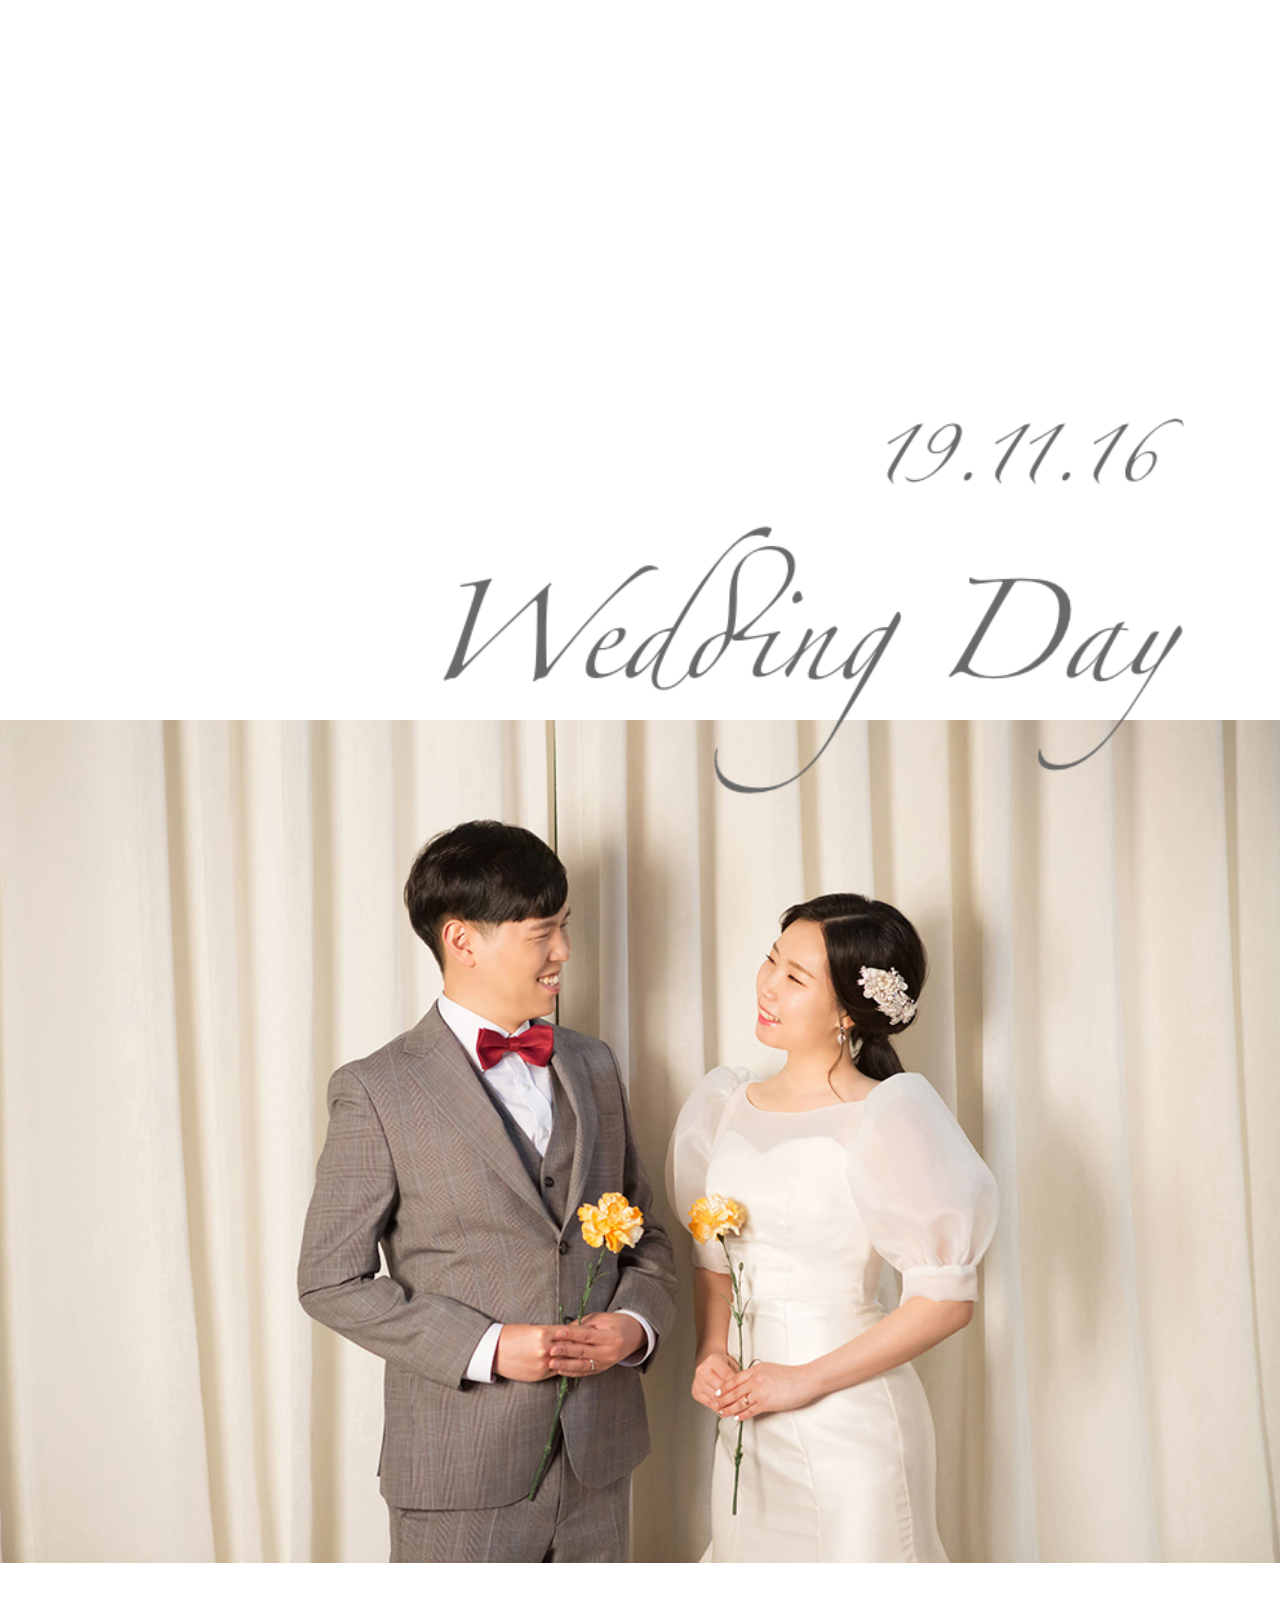
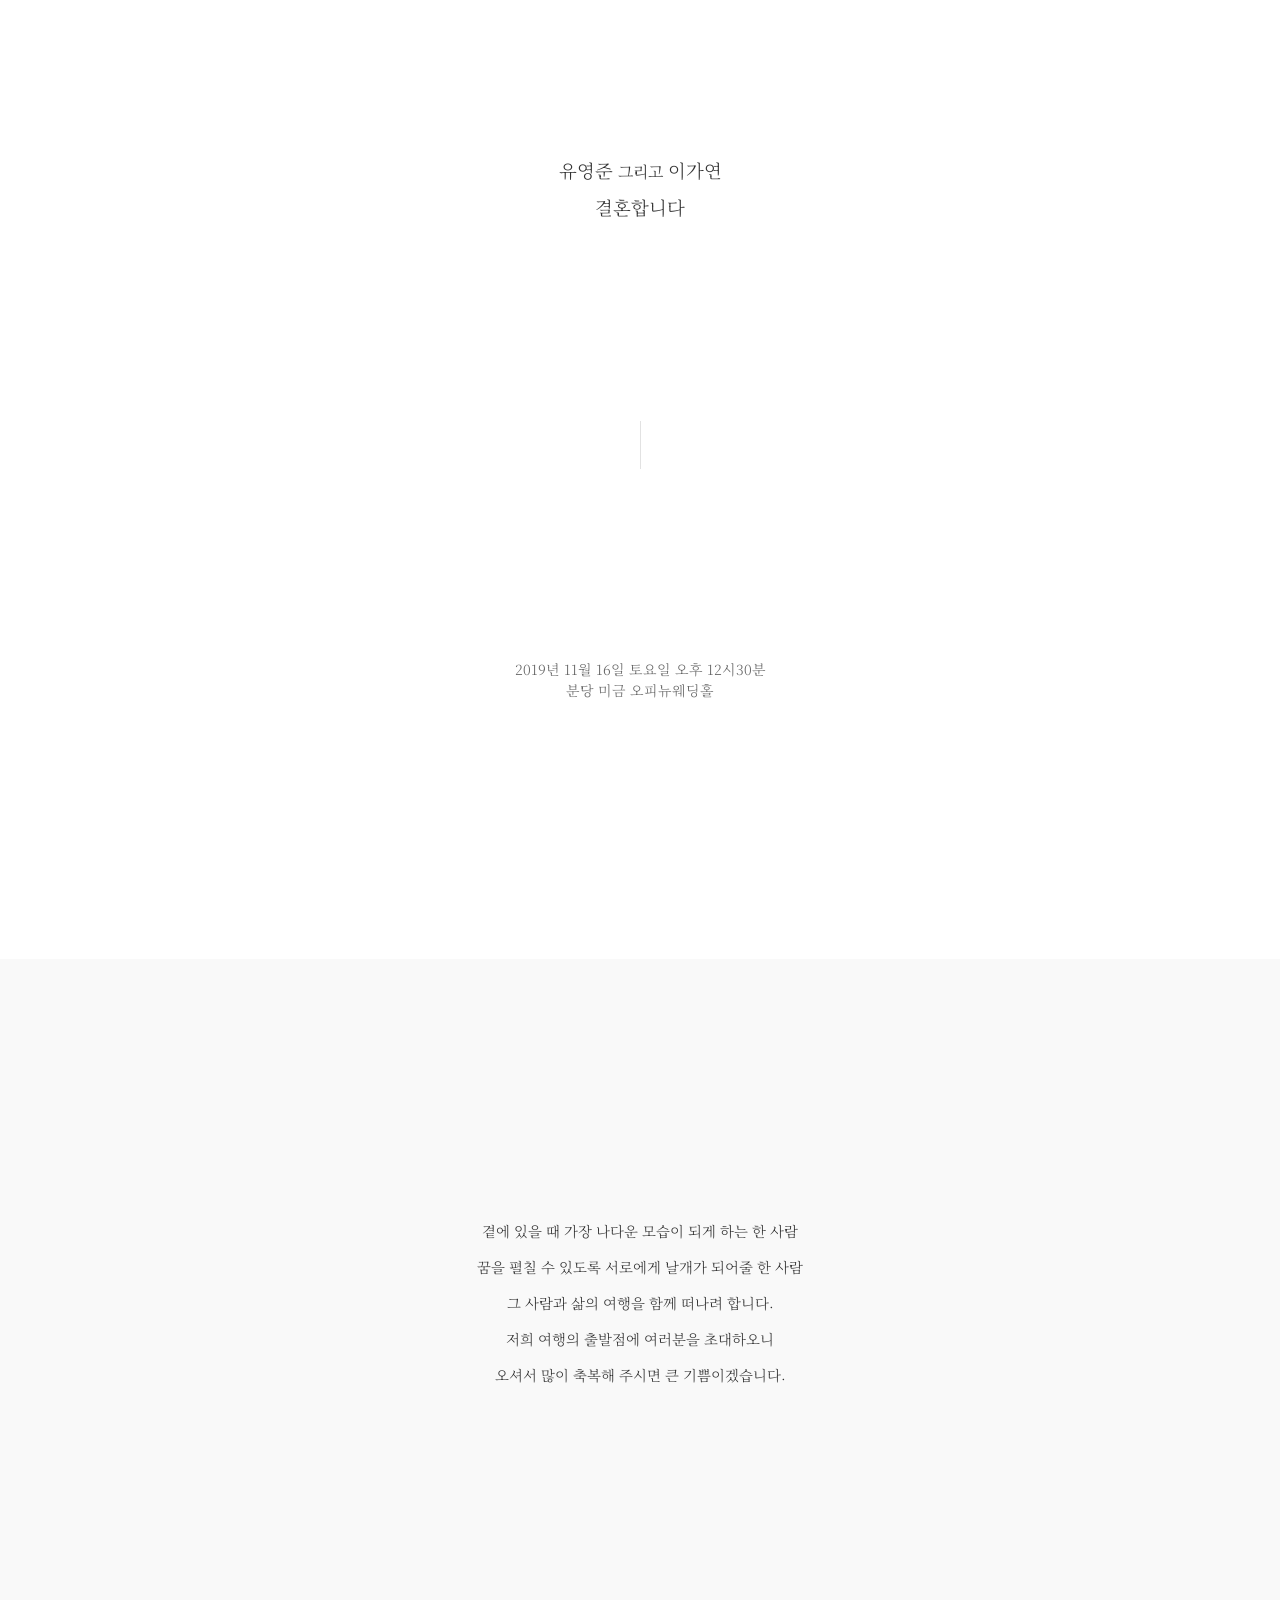
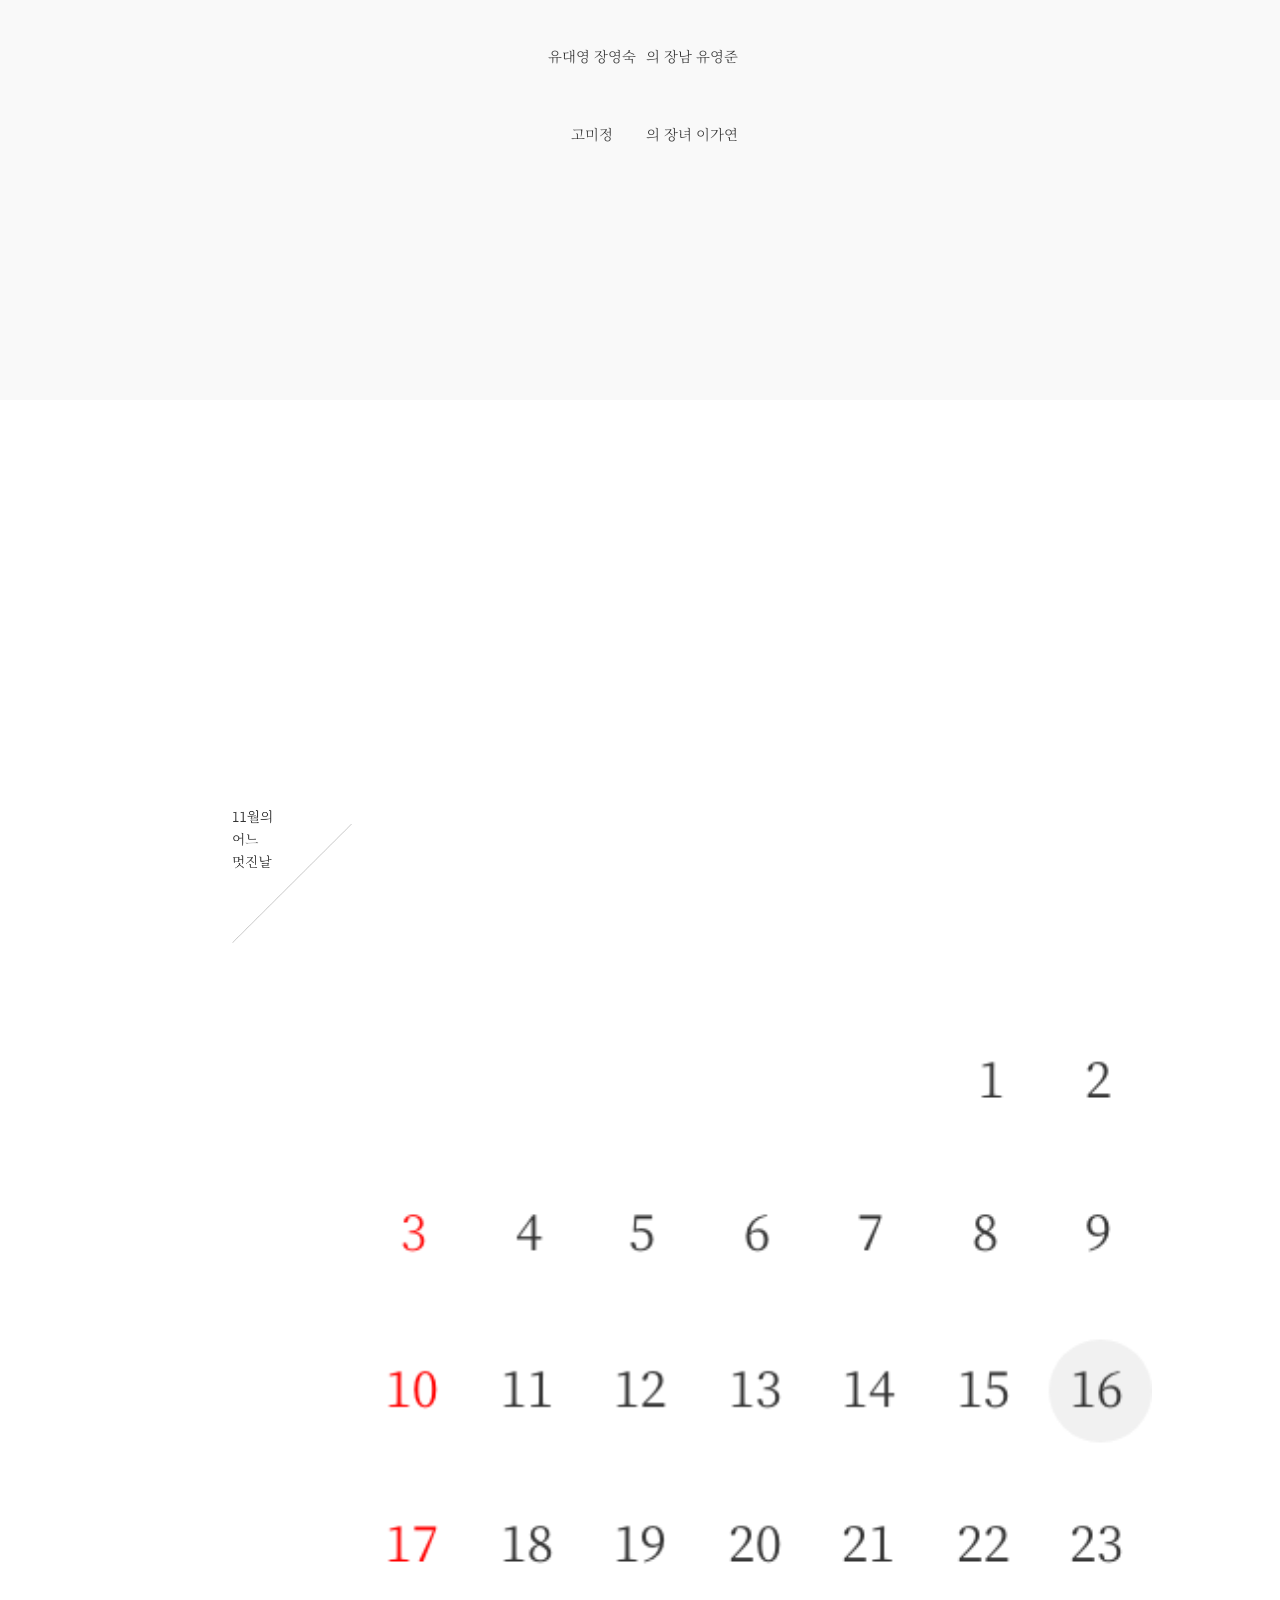
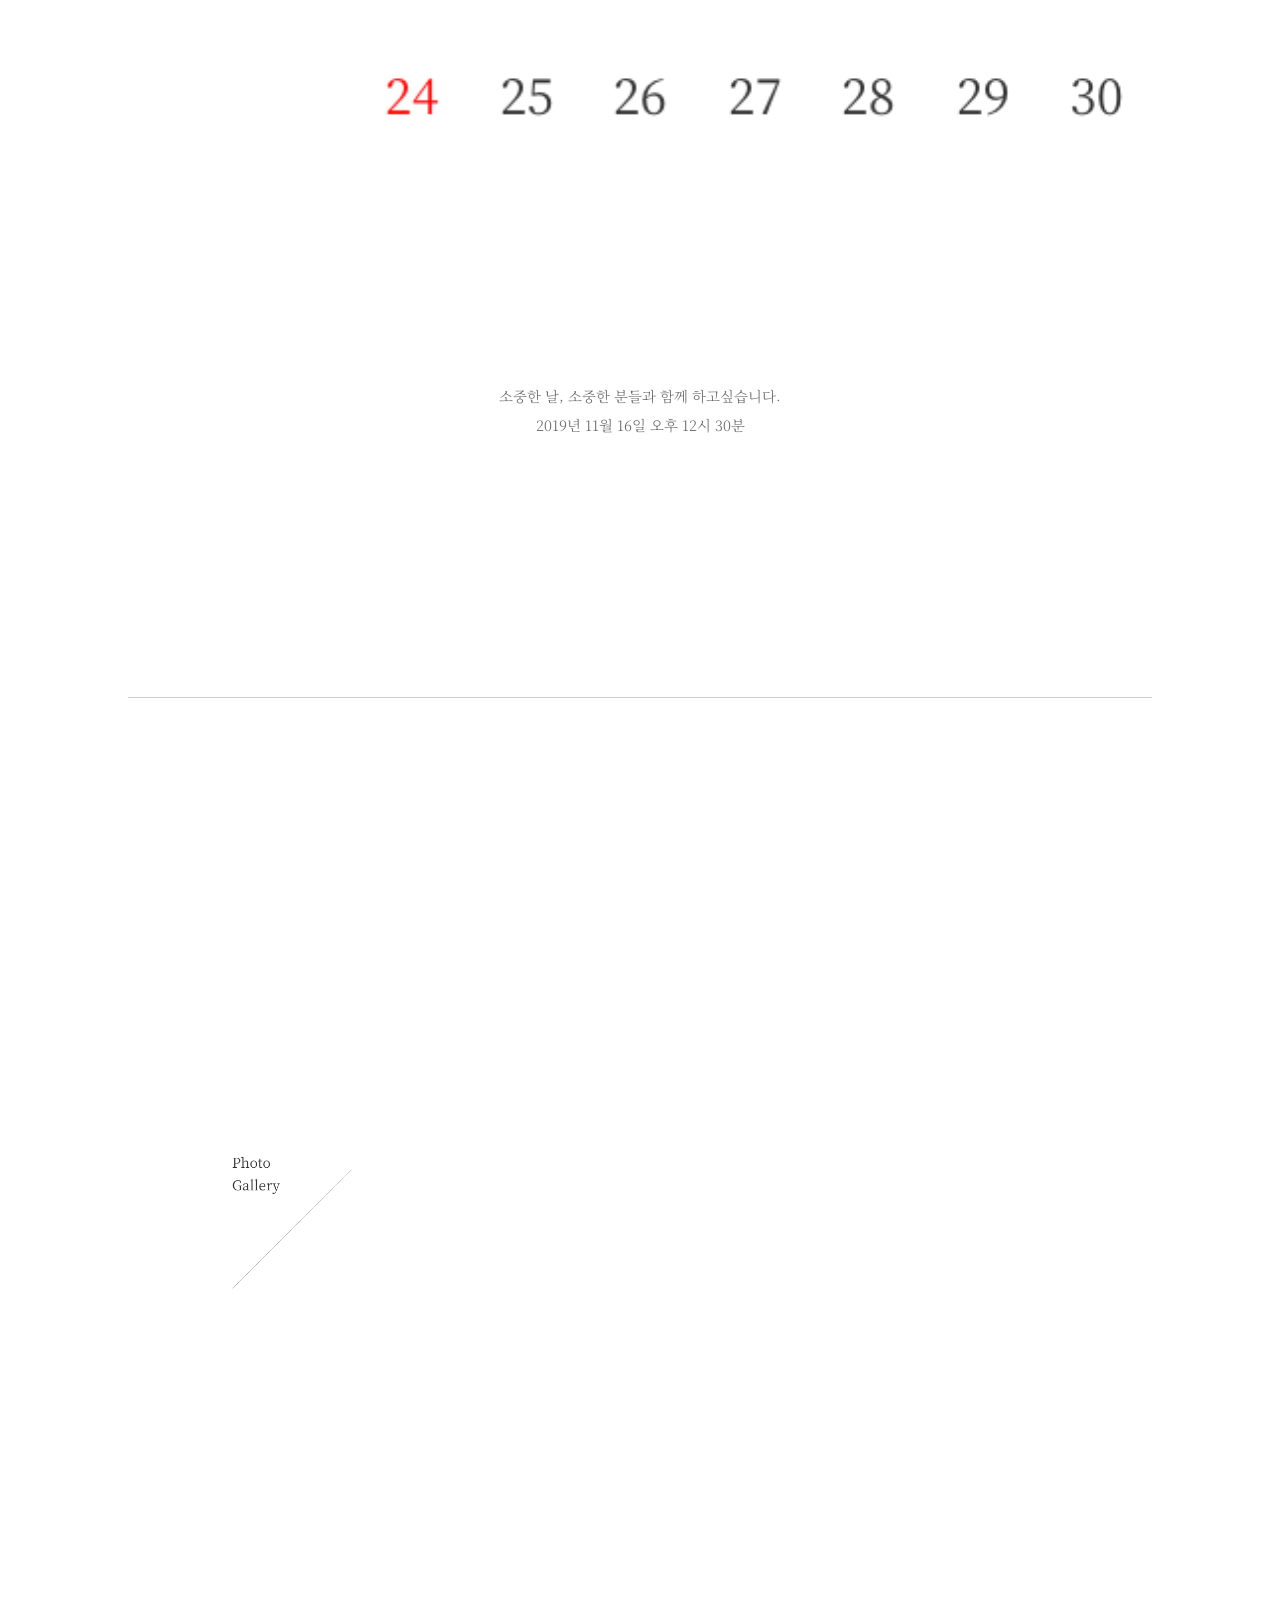
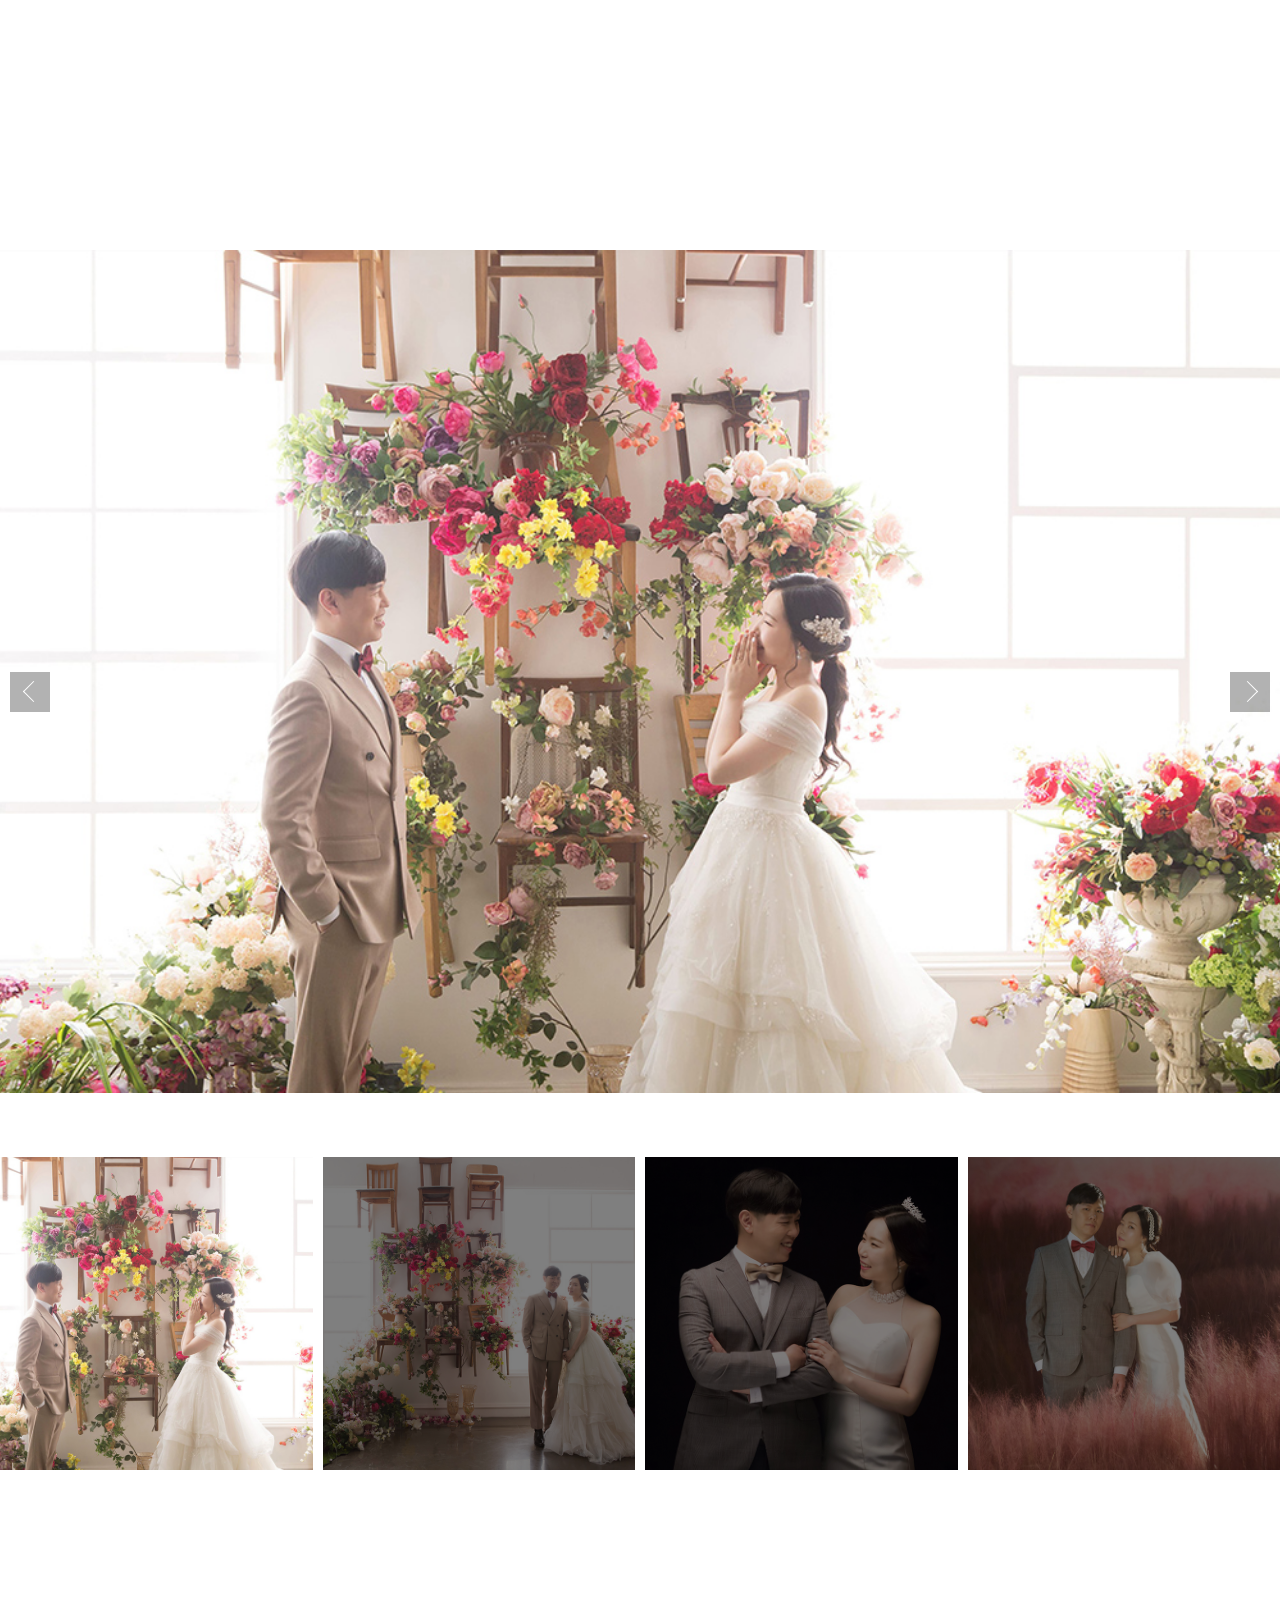
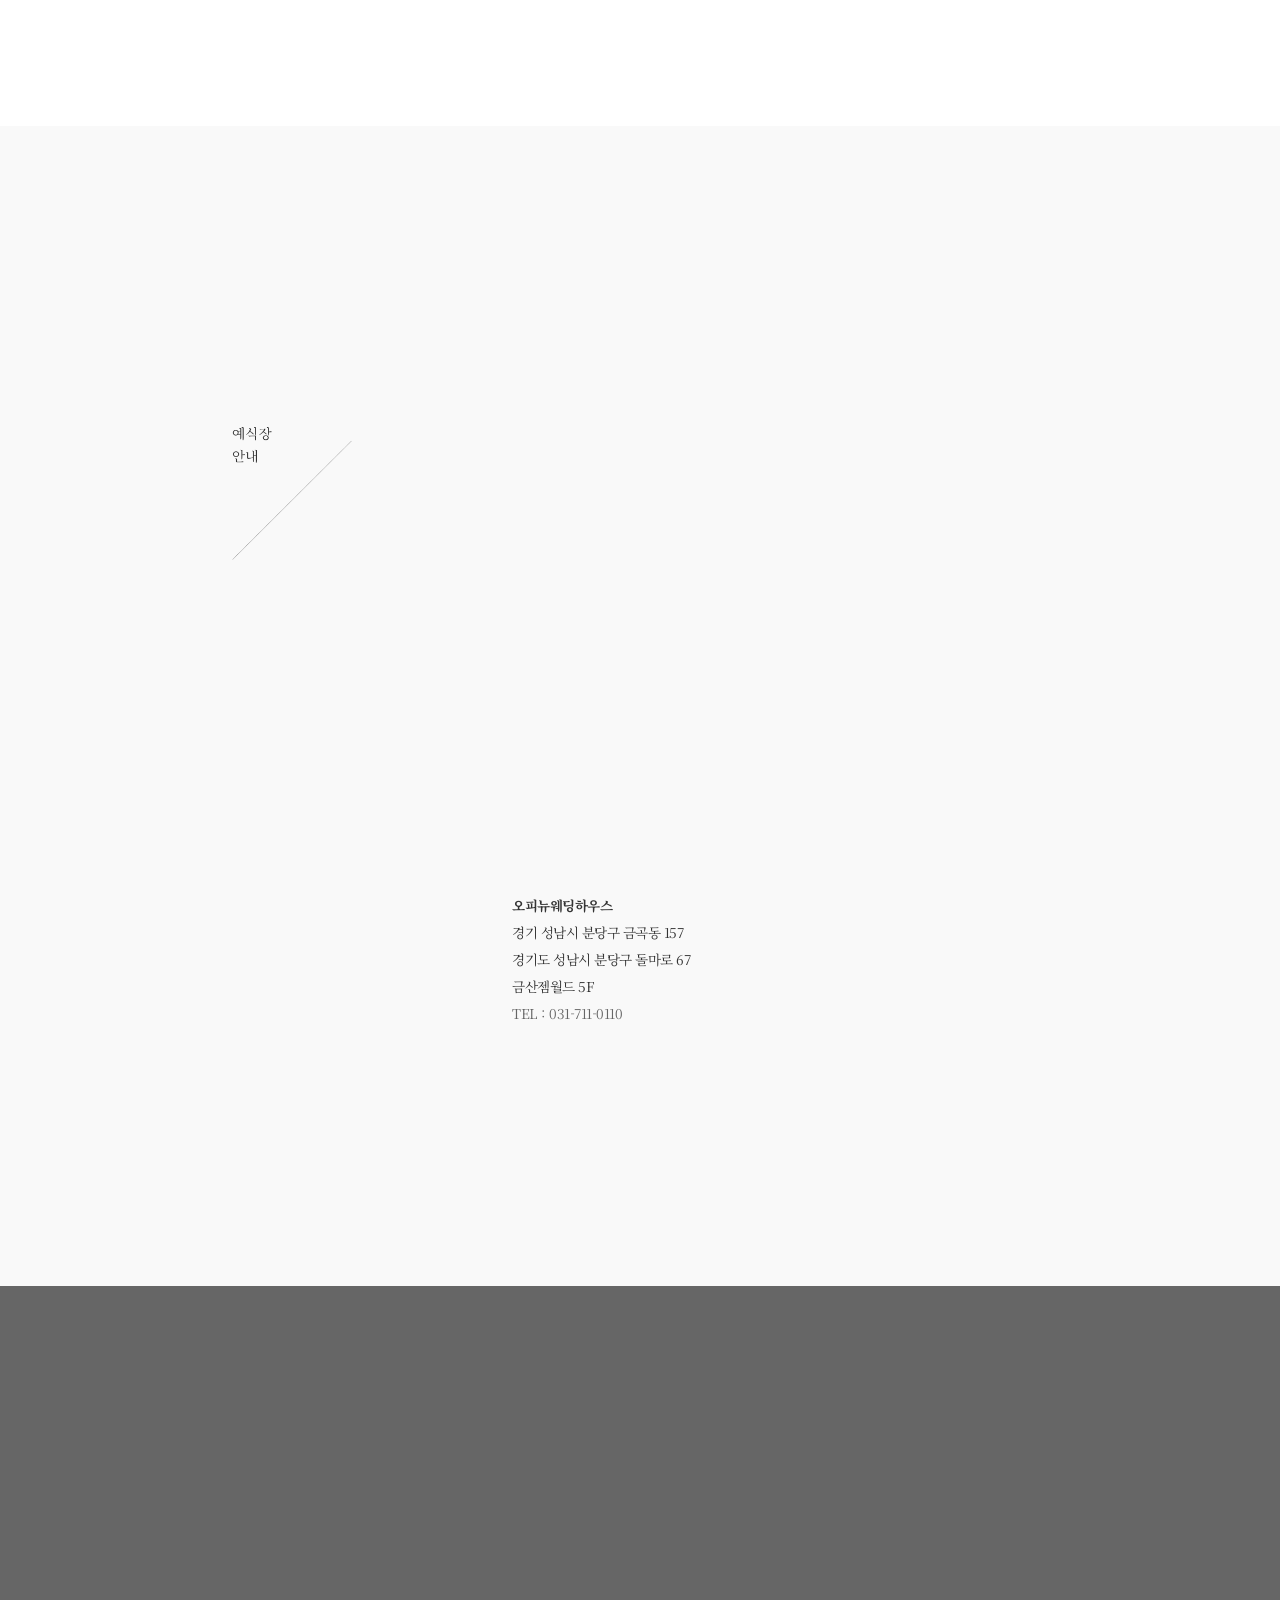
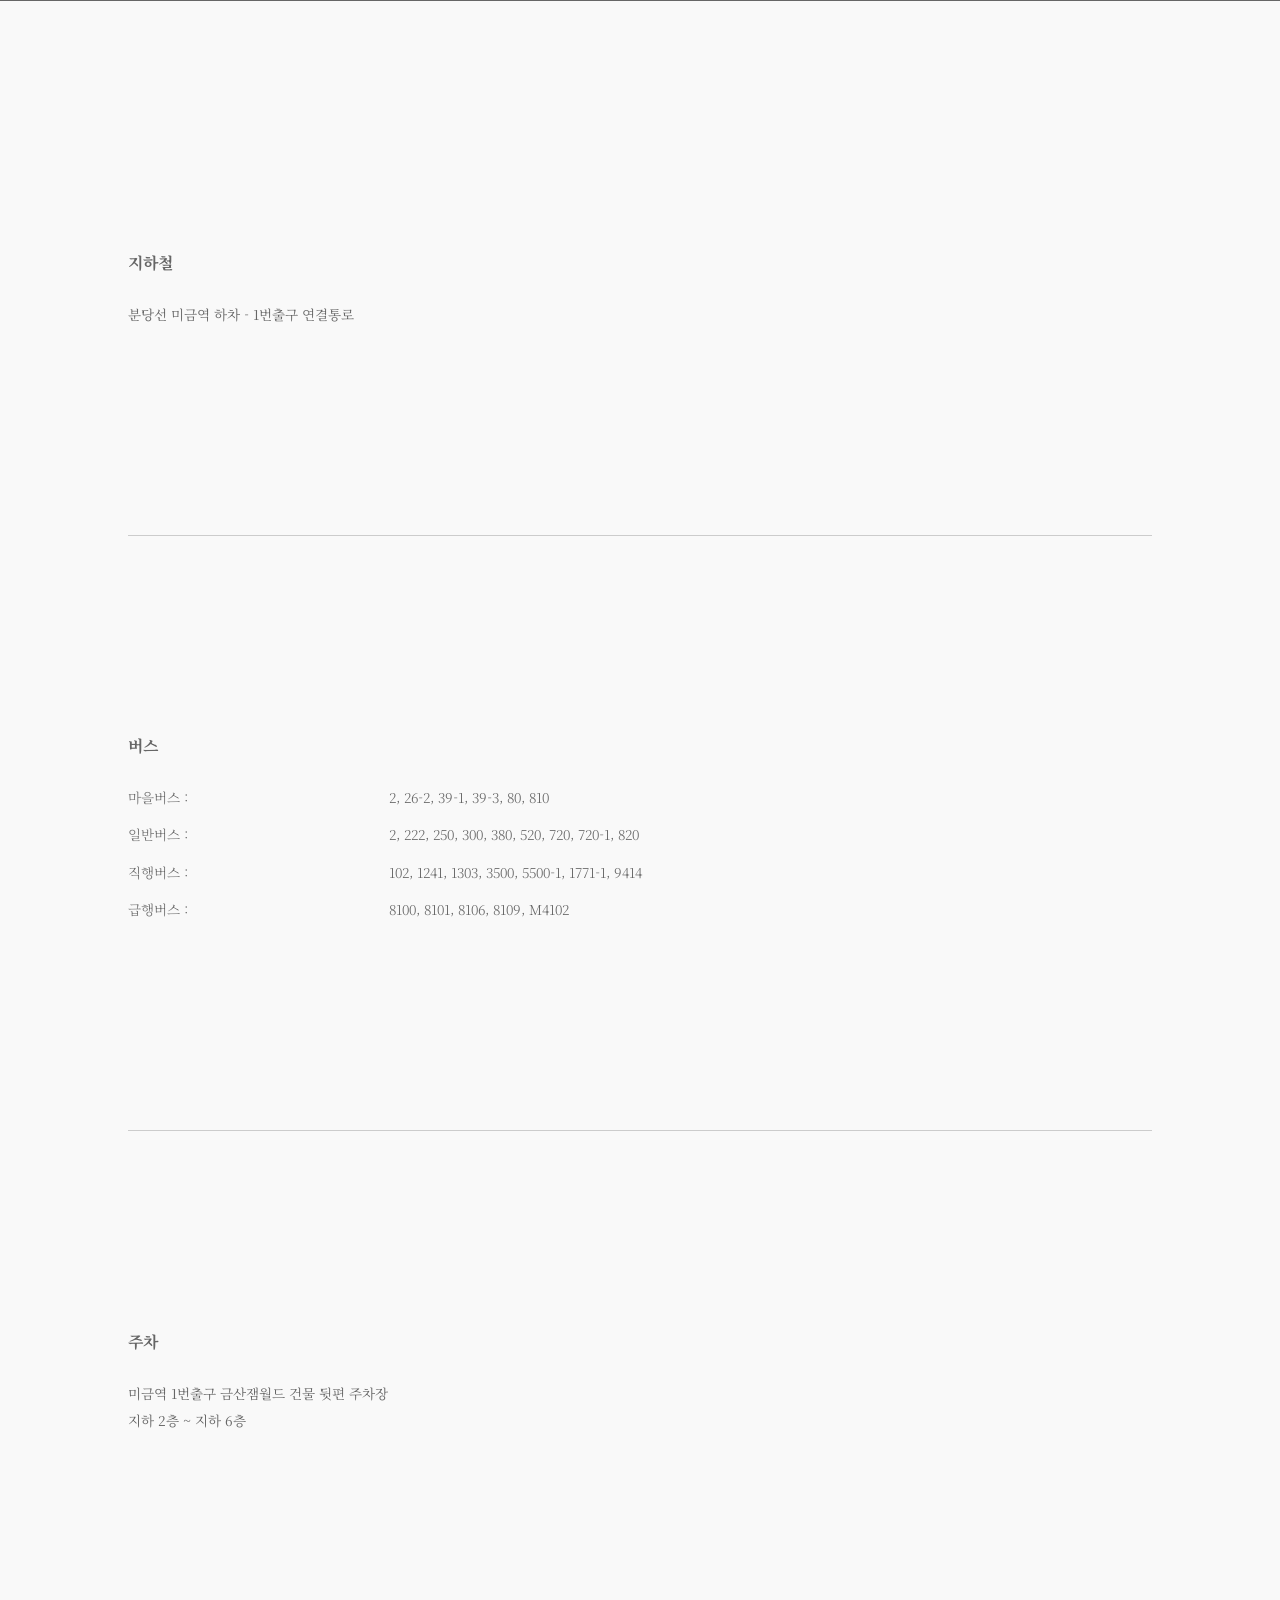
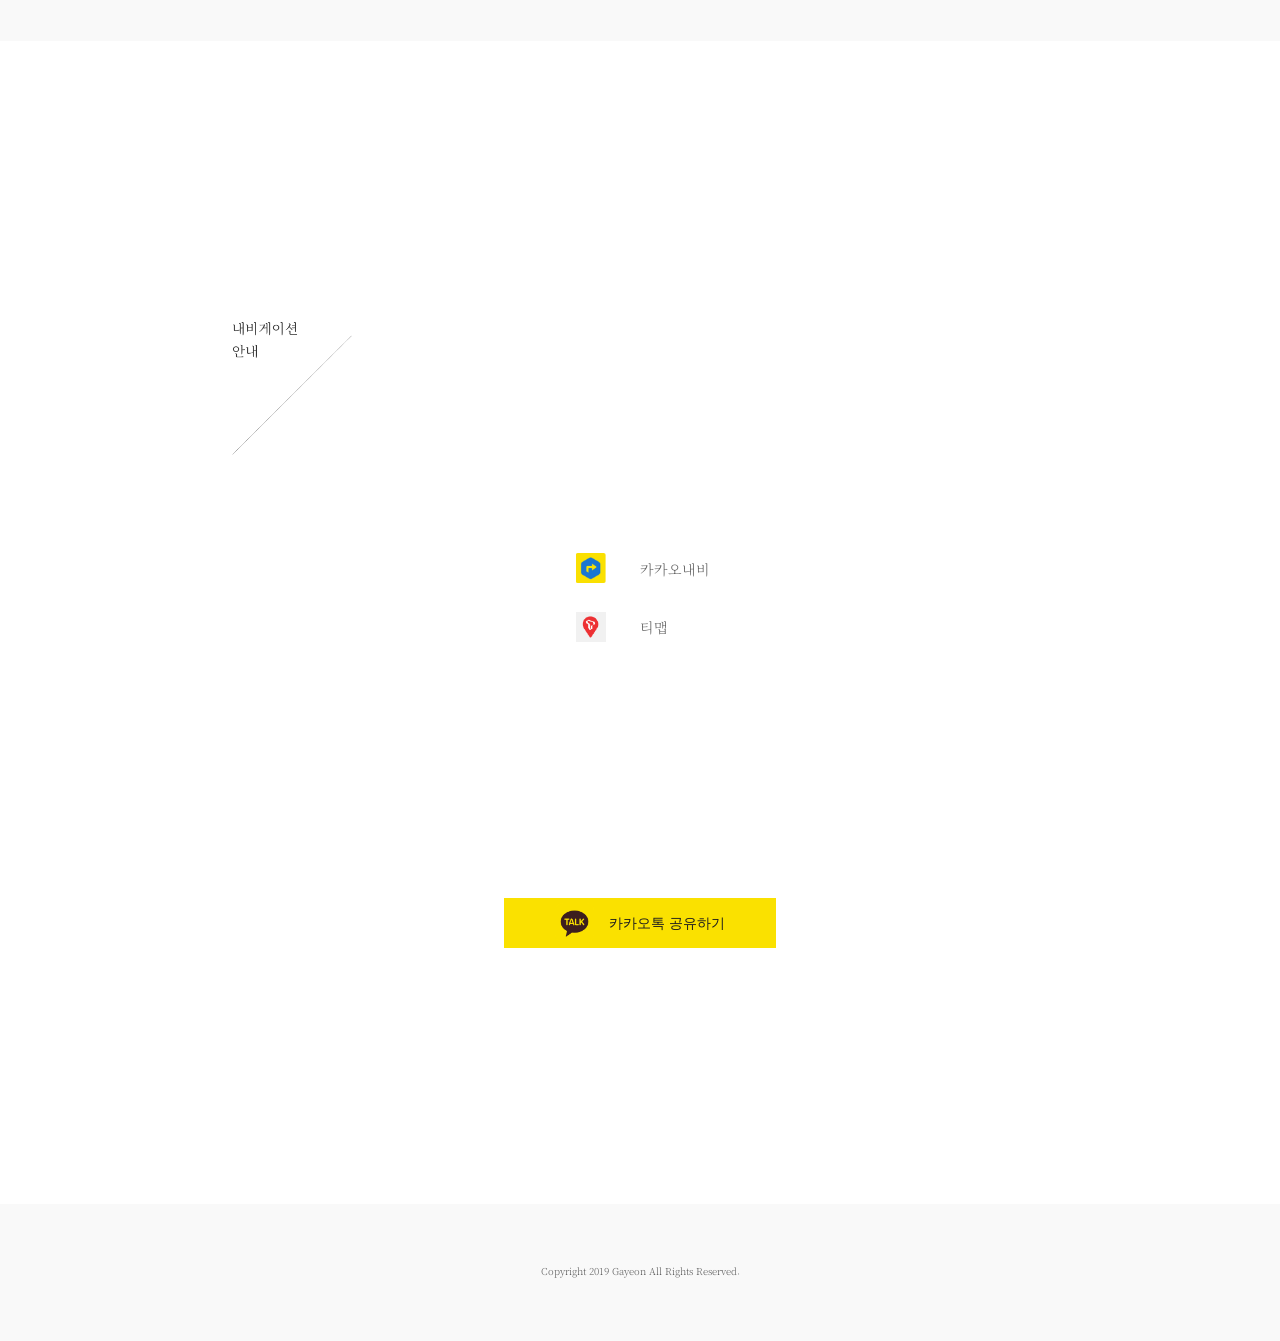
<file: index.html>
<!DOCTYPE html>
<html lang="ko">

<head>
  <meta charset="UTF-8" />
  <meta name="viewport" content="width=device-width, initial-scale=1.0" />
  <meta http-equiv="X-UA-Compatible" content="ie=edge" />
  <meta name="format-detection" content="telephone=no">
  <link href="https://fonts.googleapis.com/css?family=Noto+Serif+KR:300,400,700&display=swap&subset=korean"
    rel="stylesheet" />
  <link rel="stylesheet" href="assets/css/common.css" />
  <link rel="stylesheet" href="assets/css/index.css" />
  <link rel="stylesheet" href="assets/css/animate.css">
  <link rel="stylesheet" href="assets/css/swiper.css" />
  <title>유영준 그리고 이가연 결혼합니다.</title>
</head>

<body>
  <main>
    <section class="section-main">
      <div class="wow fadeInDown img-title" data-wow-duration="1s" data-wow-delay="0.5s">
        <img src="assets/images/title.png" alt="" />
      </div>
      <div class="visual-img wow fadeInDown" data-wow-duration="1s" data-wow-delay="1s">
        <img src="assets/images/default-visual.png" alt="" />
        <span class="img-area"></span>
      </div>
      <div class="visual-txt">
        <h1 class="wow fadeInDown" data-wow-duration="1s" data-wow-delay="1.5s">
          <span>유영준</span> 그리고 <span>이가연</span>
          <br />
          <span>결혼합니다</span>
        </h1>
        <img class="wow fadeInDown line-h" data-wow-duration="1s" data-wow-delay="2s" src="assets/images/lineh_img.png" alt="" />
        <p class="wow fadeInDown">
          2019년 11월 16일 토요일 오후 12시30분 <br />
          분당 미금 오피뉴웨딩홀
        </p>
      </div>
    </section>
    <section class="section-greeting bg-f9">
      <p class="greeting-txt wow fadeInDown">
        곁에 있을 때 가장 나다운 모습이 되게 하는 한 사람 <br />
        꿈을 펼칠 수 있도록 서로에게 날개가 되어줄 한 사람 <br />
        그 사람과 삶의 여행을 함께 떠나려 합니다. <br />
        저희 여행의 출발점에 여러분을 초대하오니 <br />
        오셔서 많이 축복해 주시면 큰 기쁨이겠습니다.
      </p>
      <div class="name-area">
        <p class="wow fadeInDown">
          <span class="parents">유대영 장영숙</span> 의 장남
          <span>유영준</span>
        </p>
        <p class="wow fadeInDown"><span class="parents">고미정</span> 의 장녀 <span>이가연</span></p>
      </div>
    </section>
    <section class="section-label label-01 wow fadeInDown">
      <div class="calendar">
        <div class="label-inner">
          <img src="assets/images/calendar.png" alt="" />
        </div>
        <p class="wow fadeInDown">
          소중한 날, 소중한 분들과 함께 하고싶습니다. <br />
          2019년 11월 16일 오후 12시 30분
        </p>
      </div>
    </section>
    <section class="section-label label-02 wow fadeInDown">
      <div class="swiper-container gallery-top">
        <div class="swiper-wrapper">
          <div class="swiper-slide">
            <img class="default-img" src="assets/images/default-visual.png" alt="" />
            <span class="img-area" style="background-image:url(assets/images/wedding/gallery_01.jpg)"></span>
          </div>
          <div class="swiper-slide">
            <img class="default-img" src="assets/images/default-visual.png" alt="" />
            <span class="img-area" style="background-image:url(assets/images/wedding/gallery_02.jpg)"></span>
          </div>
          <div class="swiper-slide">
            <img class="default-img" src="assets/images/default-visual.png" alt="" />
            <span class="img-area" style="background-image:url(assets/images/wedding/gallery_03.jpg)"></span>
          </div>
          <div class="swiper-slide">
            <img class="default-img" src="assets/images/default-visual.png" alt="" />
            <span class="img-area" style="background-image:url(assets/images/wedding/gallery_04.jpg)"></span>
          </div>
          <div class="swiper-slide">
            <img class="default-img" src="assets/images/default-visual.png" alt="" />
            <span class="img-area" style="background-image:url(assets/images/wedding/gallery_05.jpg)"></span>
          </div>
          <div class="swiper-slide">
            <img class="default-img" src="assets/images/default-visual.png" alt="" />
            <span class="img-area" style="background-image:url(assets/images/wedding/gallery_06.jpg)"></span>
          </div>
          <div class="swiper-slide">
            <img class="default-img" src="assets/images/default-visual.png" alt="" />
            <span class="img-area" style="background-image:url(assets/images/wedding/gallery_07.jpg)"></span>
          </div>
        </div>
        <!-- Add Arrows -->
        <div class="swiper-btn-next"></div>
        <div class="swiper-btn-prev"></div>
      </div>
      <div class="swiper-container gallery-thumbs">
        <div class="swiper-wrapper">
          <div class="swiper-slide">
            <img class="default-img" src="assets/images/default-visual_02.png" alt="" />
            <span class="img-area" style="background-image:url(assets/images/wedding/gallery_01.jpg)"></span>
          </div>
          <div class="swiper-slide">
            <img class="default-img" src="assets/images/default-visual_02.png" alt="" />
            <span class="img-area" style="background-image:url(assets/images/wedding/gallery_02.jpg)"></span>
          </div>
          <div class="swiper-slide">
            <img class="default-img" src="assets/images/default-visual_02.png" alt="" />
            <span class="img-area" style="background-image:url(assets/images/wedding/gallery_03.jpg)"></span>
          </div>
          <div class="swiper-slide">
            <img class="default-img" src="assets/images/default-visual_02.png" alt="" />
            <span class="img-area" style="background-image:url(assets/images/wedding/gallery_04.jpg)"></span>
          </div>
          <div class="swiper-slide">
            <img class="default-img" src="assets/images/default-visual_02.png" alt="" />
            <span class="img-area" style="background-image:url(assets/images/wedding/gallery_05.jpg)"></span>
          </div>
          <div class="swiper-slide">
            <img class="default-img" src="assets/images/default-visual_02.png" alt="" />
            <span class="img-area" style="background-image:url(assets/images/wedding/gallery_06.jpg)"></span>
          </div>
          <div class="swiper-slide">
            <img class="default-img" src="assets/images/default-visual_02.png" alt="" />
            <span class="img-area" style="background-image:url(assets/images/wedding/gallery_07.jpg)"></span>
          </div>
        </div>
      </div>
    </section>
    <section class="section-label bg-f9 label-03 wow fadeInDown">
      <p class="label-inner addr-area">
        <strong>오피뉴웨딩하우스</strong>
        경기 성남시 분당구 금곡동 157 <br />
        경기도 성남시 분당구 돌마로 67 <br />
        금산젬월드 5F
        <span>TEL : 031-711-0110</span>
      </p>
      <div id="map" class="map-area">
        <!-- 맵 -->
      </div>
      <div class="traffic">
        <div class="traffic-inner">
          <strong>지하철</strong>
          <p>분당선 미금역 하차 - 1번출구 연결통로</p>
        </div>
        <div class="traffic-inner">
          <strong>버스</strong>
          <p class="bus">
            <span class="category">마을버스 :</span>
            <span class="cont">2, 26-2, 39-1, 39-3, 80, 810</span>
          </p>
          <p class="bus">
            <span class="category">일반버스 :</span>
            <span class="cont">2, 222, 250, 300, 380, 520, 720, 720-1, 820</span>
          </p>
          <p class="bus">
            <span class="category">직행버스 :</span>
            <span class="cont">102, 1241, 1303, 3500, 5500-1, 1771-1, 9414</span>
          </p>
          <p class="bus">
            <span class="category">급행버스 :</span>
            <span class="cont">8100, 8101, 8106, 8109, M4102</span>
          </p>
        </div>
        <div class="traffic-inner">
          <strong>주차</strong>
          <p>미금역 1번출구 금산잼월드 건물 뒷편 주차장 <br /> 지하 2층 ~ 지하 6층</p>
        </div>
      </div>
    </section>
    <section class="section-label label-04 wow fadeInDown">
      <div class="label-inner">
        <a class="navi-area" target="_blank" onclick="KakaoNavi()">
          <img src="assets/images/kko_navi.png" alt="" />
          <span>카카오내비</span>
        </a>
        <a class="navi-area" target="_blank" onclick="TMapNavi()">
          <img src="assets/images/tm_navi.png" alt="" />
          <span>티맵</span>
        </a>
      </div>
    </section>
    <section class="section-share">
      <a id="kakao-link-btn" class="kakao-share" href="javascript:;">
        <img src="assets/images/kakao_share.png" alt="" />
        <span>카카오톡 공유하기</span>
      </a>
    </section>
    <!-- <section class="section-last bg-f9">
      <p>참석이 어려우신 분들은 축하의 마음을 전해주세요.</p>
      <span>신한은행 110-258-028867 유영준</span>
      <span>하나은행 439-910592-47207 이가연</span>
    </section> -->
    <footer class="copylight bg-f9">
      <p>
        Copyright 2019 Gayeon All Rights Reserved.
      </p>
    </footer>
  </main>
</body>
<script type="text/javascript"
  src="//dapi.kakao.com/v2/maps/sdk.js?appkey=764409be302419743457f5da738437c1&libraries=services"></script>
<script src="//developers.kakao.com/sdk/js/kakao.min.js"></script>
<script src="assets/js/swiper.min.js"></script>
<script src="assets/js/wow.js"></script>
<script>
  new WOW().init();
  var galleryThumbs = new Swiper(".gallery-thumbs", {
    spaceBetween: 10,
    slidesPerView: 4,
    loop: true,
    // centeredSlides: true,
    watchSlidesVisibility: true,
    watchSlidesProgress: true
  });
  var galleryTop = new Swiper(".gallery-top", {
    loop: true,
    effect: 'fade',
    navigation: {
      nextEl: ".swiper-btn-next",
      prevEl: ".swiper-btn-prev"
    },
    thumbs: {
      swiper: galleryThumbs
    }
  });
</script>
<script type="text/javascript">
  var coords;
  var geocoder = new daum.maps.services.Geocoder();

  // 주소로 좌표를 검색합니다
  geocoder.addressSearch("경기 성남시 분당구 금곡동 157", function (
    result,
    status
  ) {
    if (status === daum.maps.services.Status.OK) {
      coords = new daum.maps.LatLng(result[0].y, result[0].x);
      var mapContainer = document.getElementById("map"), // 지도를 표시할 div
        mapOption = {
          center: coords, // 지도의 중심좌표
          level: 3 // 지도의 확대 레벨
        };

      var map = new daum.maps.Map(mapContainer, mapOption); // 지도를 생성합니다
      //맵 줌 불가
      map.setZoomable(false);
      // 마커가 표시될 위치입니다
      var markerPosition = coords;

      // 마커를 생성합니다
      var marker = new daum.maps.Marker({
        position: markerPosition
      });
      var infoWindow = new daum.maps.InfoWindow({
        content:
          '<span class="mapInfoWindow"> <p> 오피뉴 웨딩하우스 </p> </span>'
      });

      // 마커가 지도 위에 표시되도록 설정합니다
      marker.setMap(map);
      // 인포 윈도우 추가
      infoWindow.open(map, marker);
      // 지도에 확대 축소 컨트롤을 생성한다
      var zoomControl = new daum.maps.ZoomControl();
      // 지도의 우측에 확대 축소 컨트롤을 추가한다
      map.addControl(zoomControl, daum.maps.ControlPosition.RIGHT);
    }
  });
  // 사용할 앱의 JavaScript 키를 설정해 주세요.
  Kakao.init("764409be302419743457f5da738437c1");
  // 카카오 로그인 버튼을 생성합니다.
  function KakaoNavi() {
    Kakao.Navi.start({
      name: "금산잼월드빌딩 주차장",
      x: 127.109507,
      y: 37.350496,
      coordType: "wgs84"
    });
  }
  function TMapNavi() {
    location.href =
      "https://apis.openapi.sk.com/tmap/app/routes?appKey=f0c35193-8e05-4c47-bd28-8f2eede359ec&name=금산잼월드빌딩&lon=127.109507&lat=37.350496";
  }
    //]]>


    Kakao.Link.createCustomButton({
      container: '#kakao-link-btn',
      templateId: 18674,
      templateArgs: {
        'title': '제목 영역입니다.',
        'description': '설명 영역입니다.'
      }
    });
 
</script>

</html>
</file>
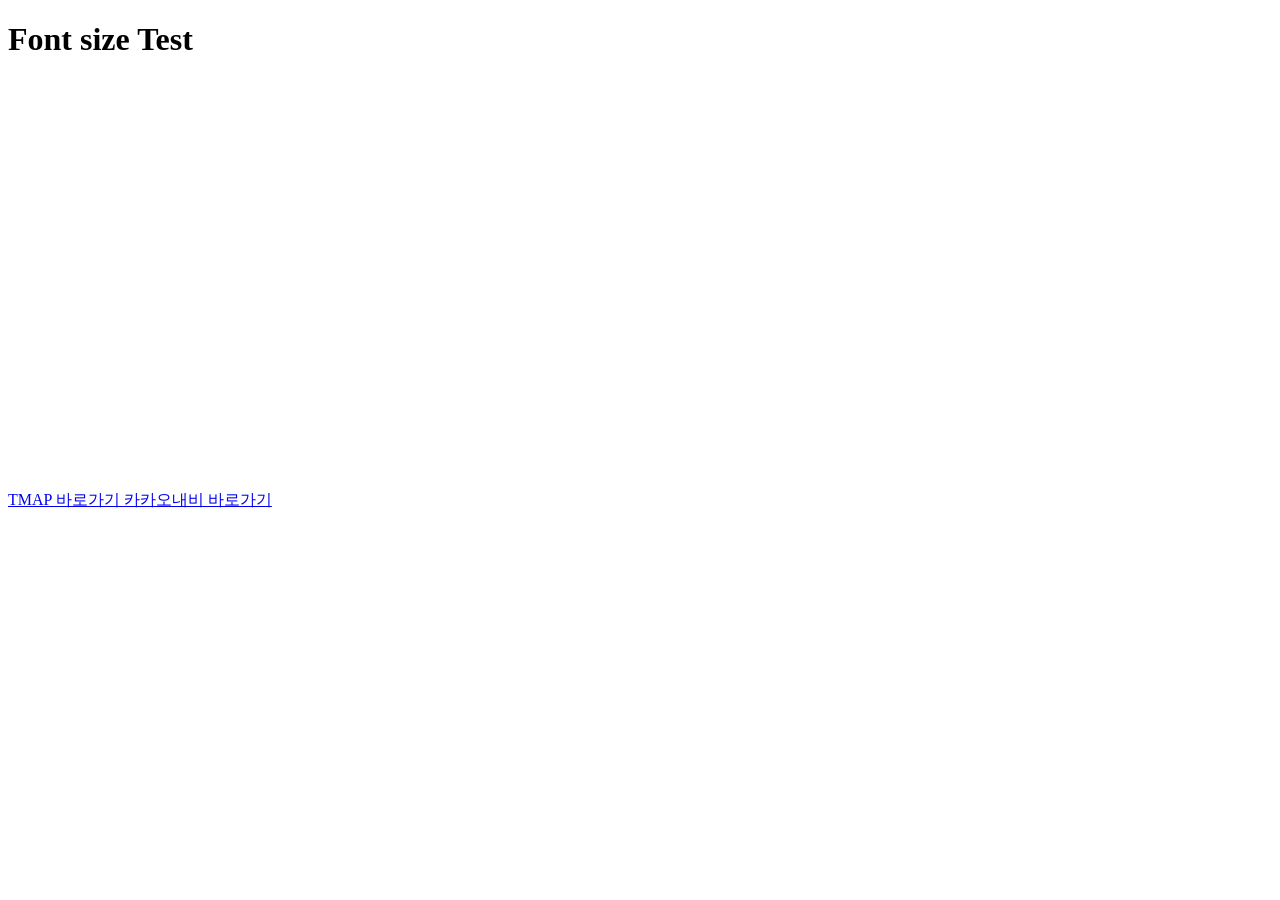
<file: index1.html>
<!DOCTYPE html>
<html lang="en">
  <head>
    <meta charset="UTF-8" />
    <meta
      name="viewport"
      content="width=device-width, user-scalable=no, initial-scale=1.0, maximum-scale=1.0, minimum-scale=1.0"
    />
    <meta http-equiv="X-UA-Compatible" content="ie=edge" />
    <title>TEST</title>
    <style>
      .font_zero {
        font-size: 0;
      }
      span {
        display: block;
      }
      span.font_zero {
        width: 10px;
        height: 10px;
      }
    </style>
  </head>
  <body>
    <h1>Font size Test</h1>
    <span class="font_zero">testtest</span>
    <div id="map" class="map" style="width:500px;height:400px;"></div>
    <a
      href="https://apis.openapi.sk.com/tmap/app/routes?appKey=f0c35193-8e05-4c47-bd28-8f2eede359ec&name=금산잼월드빌딩&lon=127.109507&lat=37.350496"
    >
      TMAP 바로가기
    </a>
    <a id="navi" href="#" onclick="navi()" ;>
      카카오내비 바로가기
    </a>
  </body>
  <script
    type="text/javascript"
    src="//dapi.kakao.com/v2/maps/sdk.js?appkey=2431003912cdd8b234c67a962349d83f&libraries=services"
  ></script>
  <script src="//developers.kakao.com/sdk/js/kakao.min.js"></script>
  <script type="text/javascript">
    var coords;
    var geocoder = new daum.maps.services.Geocoder();

    // 주소로 좌표를 검색합니다
    geocoder.addressSearch("경기 성남시 분당구 금곡동 157", function(
      result,
      status
    ) {
      if (status === daum.maps.services.Status.OK) {
        coords = new daum.maps.LatLng(result[0].y, result[0].x);
        var mapContainer = document.getElementById("map"), // 지도를 표시할 div
          mapOption = {
            center: coords, // 지도의 중심좌표
            level: 3 // 지도의 확대 레벨
          };

        var map = new daum.maps.Map(mapContainer, mapOption); // 지도를 생성합니다
        //맵 줌 불가
        map.setZoomable(false);
        // 마커가 표시될 위치입니다
        var markerPosition = coords;

        // 마커를 생성합니다
        var marker = new daum.maps.Marker({
          position: markerPosition
        });
        var infoWindow = new daum.maps.InfoWindow({
          content:
            '<span class="mapInfoWindow"> <p> 오피뉴 웨딩하우스 </p> </span>'
        });

        // 마커가 지도 위에 표시되도록 설정합니다
        marker.setMap(map);
        // 인포 윈도우 추가
        infoWindow.open(map, marker);
        // 지도에 확대 축소 컨트롤을 생성한다
        var zoomControl = new daum.maps.ZoomControl();
        // 지도의 우측에 확대 축소 컨트롤을 추가한다
        map.addControl(zoomControl, daum.maps.ControlPosition.RIGHT);
      }
    });
    // 사용할 앱의 JavaScript 키를 설정해 주세요.
    Kakao.init("2431003912cdd8b234c67a962349d83f");
    // 카카오 로그인 버튼을 생성합니다.
    function navi() {
      Kakao.Navi.start({
        name: "금산잼월드빌딩 주차장",
        x: 127.109507,
        y: 37.350496,
        coordType: "wgs84"
      });
    }
    //]]>
  </script>
</html>
<style>
  .mapInfoWindow {
    width: 150px;
    text-align: center;
  }
</style>
</file>
<file: assets/css/common.css>
@charset "utf-8";

/*
    common
 */

@font-face {
  font-family: 'NotoSerifCJKkr';
  src: url('../font/NotoSerifCJKkr-Light.woff') format('woff'),
  url('../font/NotoSerifCJKkr-Light.otf') format('otf');
  font-weight: 300;
  font-style: normal;
}
@font-face {
  font-family: 'NotoSerifCJKkr';
  src: url('../font/NotoSerifCJKkr-Regular.woff') format('woff'),
  url('../font/NotoSerifCJKkr-Regular.otf') format('otf');
  font-weight: 400;
  font-style: normal;
}
@font-face {
  font-family: 'NotoSerifCJKkr';
  src: url('../font/NotoSerifCJKkr-Bold.woff') format('woff'),
  url('../font/NotoSerifCJKkr-Bold.otf') format('otf');
  font-weight: 700;
  font-style: normal;
}

* {
  -webkit-box-sizing: border-box;
  -moz-box-sizing: border-box;
  box-sizing: border-box;
  -webkit-tap-highlight-color: transparent;
}
html, body, div, span, applet, object, iframe,
h1, h2, h3, h4, h5, h6, p, a, small, strike, strong,
dl, dt, dd, ol, ul, li, fieldset, form, label, legend,
article, aside, footer, header, hgroup,
menu, nav, output, ruby, section {
  margin: 0;
  padding: 0;
  border: 0;
  vertical-align: baseline;
}
html, body, #app, main {
  height: 100%;
}
html {
  font-size: 16px;
}
body {
  font-family: 'NotoSerifCJKkr', 'Noto Serif KR', serif;
  font-weight: 400;
  line-height: 1;
  background-color: transparent;
}
ol, ul {
  list-style: none;
}
a {
  text-decoration: none;
}

@media only screen and (max-width: 320px) {
  html {
    font-size: 14px;
  }
}
</file>
<file: assets/css/index.css>
.section-greeting {
  padding: 20% 0;
}

.section-main {
  padding-top: 30%;
}

.img-title {
  display: block;
  width: 85%;
  margin: 0 auto;
  position: relative;
  z-index: 10;
}

.img-title img {
  display: block;
  width: 70%;
  margin-left: auto;
}

.visual-img {
  position: relative;
  margin-top: -7%;
}

.visual-img img {
  display: block;
  width: 100%;
}

.visual-img .img-area {
  width: 100%;
  height: 100%;
  position: absolute;
  top: 0;
  left: 0;
  background-size: cover;
  background-position: center;
  background-repeat: no-repeat;
  background-image: url("../images/title_img.jpg");
}

/* .visual-img .img-area:after {
  content: "";
  display: block;
  width: 100%;
  height: 100%;
  position: absolute;
  top: 0;
  left: 0;
  background-color: rgba(0, 0, 0, 0.05);
} */

.visual-txt {
  padding-top: 15%;
  padding-bottom: 20%;
}

.visual-txt h1 {
  text-align: center;
  font-size: 1rem;
  font-weight: 300;
  line-height: 2;
  color: #333;
  position: relative;
}

.visual-txt .line-h {
  display: block;
  width: 1px;
  margin: 15% auto;
}

.visual-txt h1 span {
  display: inline-block;
  font-size: 1.15rem;
}

.visual-txt p {
  font-size: 0.875rem;
  font-weight: 300;
  text-align: center;
  color: #666;
  line-height: 1.5;
}

.greeting-txt {
  margin-bottom: 20%;
  font-size: 0.9rem;
  font-weight: 300;
  color: #333;
  text-align: center;
  line-height: 2.5;
}

.name-area {
  font-size: 0.9rem;
  font-weight: 300;
  color: #333;
  text-align: center;
}

.name-area p:last-child {
  margin-top: 5%;
}

.name-area p span {
  display: inline-block;
}

.name-area p .parents {
  width: 100px;
}

.section-label {
  width: 100%;
  margin: 20% auto;
  background-size: 120px;
  background-position: 20% 10%;
  background-repeat: no-repeat;
}

.label-01 {
  background-image: url("../images/label_01.png");
  position: relative;
}

.label-02 {
  padding-top: 20%;
  background-image: url("../images/label_02.png");
}

.label-03 {
  background-image: url("../images/label_03.png");
}

.label-04 {
  background-image: url("../images/label_04.png");
}

.label-01:after {
  content: "";
  display: block;
  width: 80%;
  height: 1px;
  background-color: #ccc;
  position: absolute;
  bottom: 0;
  left: 50%;
  transform: translateX(-50%);
}

.label-inner {
  width: 60%;
  margin-left: auto;
  padding-top: 30%;
  margin-right: 10%;
}

.calendar img {
  display: block;
  width: 100%;
}

.calendar p {
  margin-top: 20%;
  padding-bottom: 20%;
  font-size: 0.9rem;
  font-weight: 300;
  color: #666;
  text-align: center;
  line-height: 2;
}

.label-02 .gallery-top {
  margin-top: 50%;
  width: 100%;
  margin-left: auto;
  margin-right: auto;
}

.label-02 .gallery-thumbs {
  margin-top: 5%;
}

.label-02 .gallery-thumbs .swiper-slide:after {
  content: "";
  display: block;
  width: 100%;
  height: 100%;
  position: absolute;
  top: 0;
  left: 0;
  background-color: rgba(0, 0, 0, 0.5);
}

.label-02 .gallery-thumbs .swiper-slide.swiper-slide-thumb-active:after {
  content: none;
}

.swiper-slide {
  position: relative;
}

.swiper-btn-prev,
.swiper-btn-next {
  width: 40px;
  height: 40px;
  background-color: rgba(0, 0, 0, 0.3);
  position: absolute;
  top: 50%;
  z-index: 20;
}

.swiper-btn-prev {
  left: 10px;
}

.swiper-btn-next {
  right: 10px;
}

.swiper-btn-prev:after,
.swiper-btn-next:after {
  content: "";
  display: block;
  box-sizing: border-box;
  height: 15px;
  width: 15px;
  border-style: solid;
  border-color: white;
  border-width: 0px 1px 1px 0px;
  position: absolute;
  top: 50%;
  left: 50%;
  margin-top: -7.5px;
}

.swiper-btn-prev:after {
  margin-left: -4px;
  transform: rotate(135deg);
}
.swiper-btn-next:after {
  margin-left: -10px;
  transform: rotate(-45deg);
}

.swiper-slide .default-img {
  display: block;
  width: 100%;
}

.img-area {
  width: 100%;
  height: 100%;
  position: absolute;
  top: 0;
  left: 0;
  background-size: cover;
  background-position: center;
  background-repeat: no-repeat;
  background-image: url("../images/wedding/gallery_01.jpg");
}

.addr-area {
  padding-top: 60%;
  padding-left: 10%;
  font-size: 0.85rem;
  font-weight: 400;
  letter-spacing: -0.5px;
  line-height: 2;
  color: #333;
}

.addr-area strong {
  display: block;
}

.addr-area span {
  display: block;
  color: #666;
}
.addr-area span:active {
  color: #666;
}
.addr-area span:visited {
  color: #666;
}

.map-area {
  width: 100%;
  height: 35vh;
  margin: 20% auto;
  background-color: #666;
}

.traffic {
  width: 80%;
  margin: 0 auto;
}

.traffic-inner {
  padding-bottom: 20%;
  margin-bottom: 20%;
  border-bottom: 1px solid #ccc;
}

.traffic-inner:last-child {
  margin-bottom: 0;
  border-bottom: 0;
}

.traffic-inner strong {
  display: block;
  padding-bottom: 20px;
  font-weight: 700;
  font-size: 1rem;
  color: #666;
}

.traffic-inner p {
  padding-top: 10px;
  font-size: 0;
  font-size: 0.85rem;
  line-height: 2;
  color: #666;
}

.traffic-inner .bus span {
  display: inline-block;
  vertical-align: top;
  font-weight: 300;
  font-size: 0.85rem;
  line-height: 2;
}

.traffic-inner .bus {
  font-size: 0;
}

.traffic-inner .bus .category {
  width: 25%;
}

.traffic-inner .bus .cont {
  width: 75%;
  padding-left: 5px;
}

.label-04 .label-inner {
  padding-top: 20%;
  padding-left: 15%;
}

.navi-area {
  display: block;
  margin-bottom: 5%;
  cursor: pointer;
  /* margin-left: 30%; */
}

.navi-area img {
  display: inline-block;
  vertical-align: middle;
  width: 30px;
  height: 30px;
}

.navi-area span {
  display: inline-block;
  padding-left: 5%;
  font-size: 0.875rem;
  color: #666;
  font-weight: 300;
}

.section-last p {
  margin-bottom: 10%;
}

.section-last p,
.section-last span {
  display: block;
  font-size: 0.85rem;
  font-weight: 300;
  color: #666;
  text-align: center;
  line-height: 2;
}

.copylight {
  padding: 5% 0;
}

.copylight p {
  font-size: 0.6rem;
  font-weight: 300;
  color: #666;
  text-align: center;
}

.bg-f9 {
  background-color: #f9f9f9;
}
.mapInfoWindow {
  display: inline-block;
  width: 150px;
  line-height: 23px;
  text-align: center;
}
.section-share {
  width: 80%;
  margin: 20% auto;
  text-align: center;
}
.kakao-share {
  display: inline-block;
  padding: 10px 0;
  margin: 0 auto;
  width: auto;
  height: 50px;
  line-height: 50px;
  padding: 0 5%;
  background: #fae100;
}
.kakao-share img {
  display: inline-block;
  height: 100%;
  padding: 5px 0;
  vertical-align: middle;
}
.kakao-share span {
  display: inline-block;
  vertical-align: middle;
  padding-left: 10px;
  color: #1e1e1e;
  font-family: 'Apple SD Gothic Neo', sans-serif !important;
  font-size: 0.9rem;
  font-weight: 400;
}
.kakao-share span:active {
  color: #333;
}

.kakao-share span:visited {
  color: #333;
}
</file>
